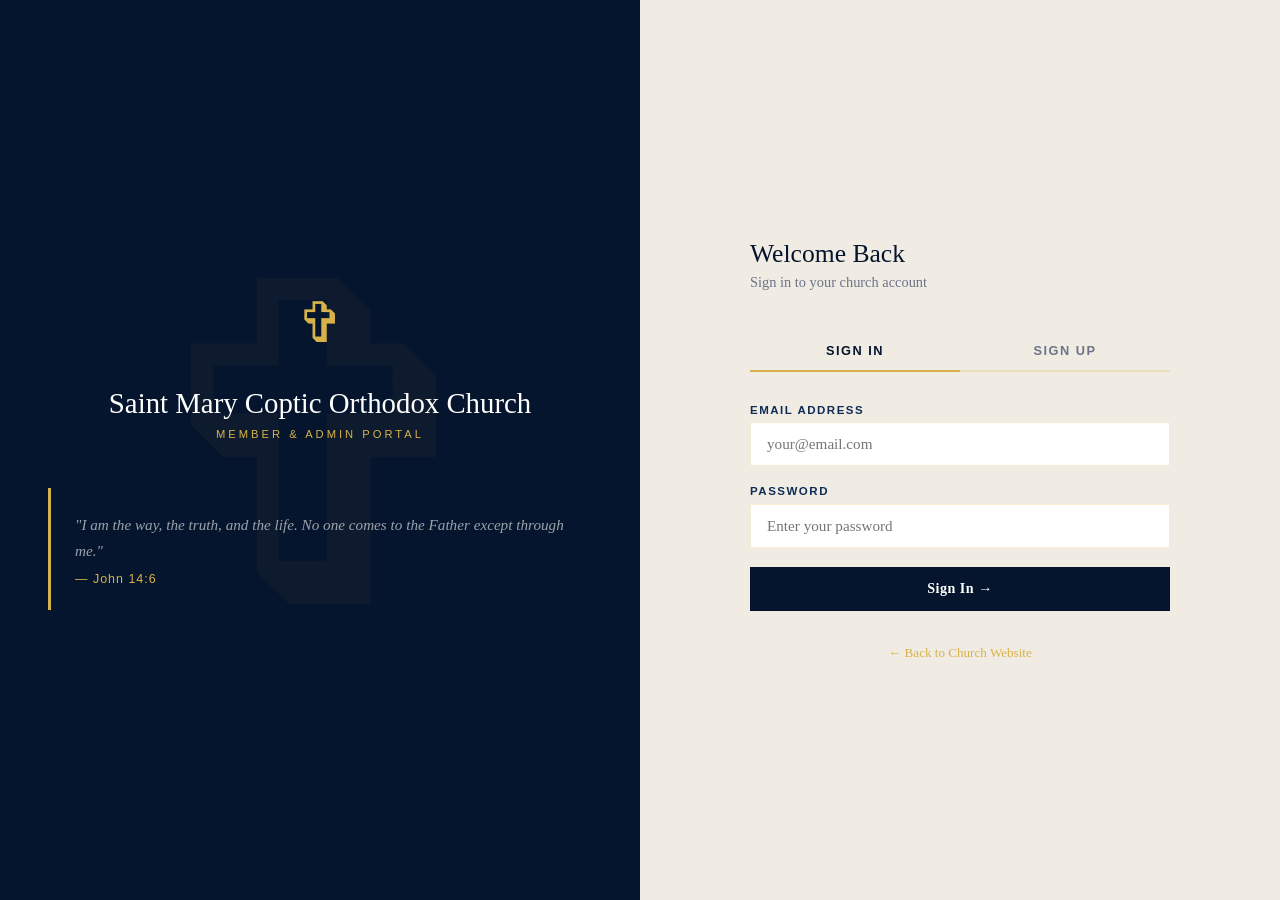
<file: admin.html>
<!DOCTYPE html>
<html lang="en">
<head>
  <meta charset="UTF-8">
  <meta name="viewport" content="width=device-width, initial-scale=1.0">
  <title>Admin Panel — Saint Mary Coptic Orthodox Church</title>
  <style>
    :root {
      --navy:#05152d; --navy-mid:#0e2c56; --navy-light:#123b73;
      --gold:#d7b24a; --gold-light:#f2d77b; --gold-line:rgba(215,178,74,0.25);
      --cream:#faf8f3; --cream-dark:#f0ece3; --white:#fff;
      --text:#1a2438; --gray:#6b7489; --border:rgba(215,178,74,0.22);
      --danger:#c0392b; --success:#1e8449;
    }
    *, *::before, *::after { margin:0; padding:0; box-sizing:border-box; }
    body { font-family:Georgia,serif; background:var(--cream-dark); color:var(--text); min-height:100vh; }

    /* TOP BAR */
    .topbar { background:var(--navy); color:var(--white); padding:1rem 1.5rem; display:flex; align-items:center; justify-content:space-between; border-bottom:3px solid var(--gold); }
    .topbar-left h1 { font-size:1.1rem; font-weight:normal; }
    .topbar-left .sub { color:var(--gold); font-size:0.65rem; letter-spacing:3px; text-transform:uppercase; font-family:'Helvetica Neue',Arial,sans-serif; margin-top:0.15rem; }
    .topbar-right { display:flex; align-items:center; gap:0.75rem; flex-wrap:wrap; }
    .user-pill { background:rgba(215,178,74,0.15); color:var(--gold); padding:0.35rem 0.85rem; font-size:0.78rem; font-family:'Helvetica Neue',Arial,sans-serif; border:1px solid var(--gold-line); }

    /* LAYOUT */
    .layout { display:grid; grid-template-columns:220px 1fr; min-height:calc(100vh - 60px); }
    .sidebar { background:var(--navy-mid); padding:1.5rem 0; border-right:1px solid rgba(215,178,74,0.1); }
    .sidebar-section { margin-bottom:0.5rem; }
    .sidebar-label { font-size:0.6rem; letter-spacing:3px; text-transform:uppercase; color:rgba(215,178,74,0.4); font-family:'Helvetica Neue',Arial,sans-serif; padding:0.5rem 1.25rem; }
    .sidebar-link { display:block; padding:0.6rem 1.25rem; color:rgba(255,255,255,0.6); font-size:0.85rem; cursor:pointer; transition:all 0.15s; border-left:3px solid transparent; }
    .sidebar-link:hover { color:var(--white); background:rgba(255,255,255,0.04); }
    .sidebar-link.active { color:var(--gold); border-left-color:var(--gold); background:rgba(215,178,74,0.06); }
    .sidebar-divider { height:1px; background:rgba(215,178,74,0.1); margin:0.75rem 1.25rem; }

    .main { padding:2rem; overflow-y:auto; }

    /* ACTION BAR */
    .action-bar { display:flex; gap:0.75rem; margin-bottom:1.5rem; flex-wrap:wrap; }

    /* SECTION PANELS */
    .section-panel { display:none; }
    .section-panel.active { display:block; }
    .panel-title { font-size:1.2rem; color:var(--navy); margin-bottom:0.25rem; font-weight:normal; }
    .panel-sub { color:var(--gray); font-size:0.85rem; margin-bottom:1.5rem; }

    .card { background:var(--white); border-left:4px solid var(--gold); margin-bottom:1.25rem; box-shadow:0 2px 10px rgba(5,21,45,0.07); }
    .card-head { padding:0.9rem 1.25rem; border-bottom:1px solid var(--gold-line); display:flex; align-items:center; justify-content:space-between; }
    .card-head h3 { font-size:0.82rem; letter-spacing:1px; text-transform:uppercase; font-family:'Helvetica Neue',Arial,sans-serif; color:var(--navy); }
    .card-body { padding:1.25rem; }

    /* FORM GROUPS */
    .form-group { margin-bottom:1.1rem; }
    .form-group label { display:block; margin-bottom:0.35rem; font-size:0.7rem; font-weight:700; letter-spacing:1.5px; text-transform:uppercase; color:var(--navy-mid); font-family:'Helvetica Neue',Arial,sans-serif; }
    .form-group input, .form-group textarea, .form-group select {
      width:100%; padding:0.65rem 0.9rem; border:1.5px solid var(--gold-line); background:var(--cream);
      font-family:inherit; font-size:0.92rem; color:var(--text); transition:border-color 0.2s;
    }
    .form-group input:focus, .form-group textarea:focus, .form-group select:focus { outline:none; border-color:var(--gold); box-shadow:0 0 0 3px rgba(215,178,74,0.12); background:var(--white); }
    .form-group textarea { resize:vertical; min-height:80px; }
    .field-hint { font-size:0.75rem; color:var(--gray); margin-top:0.3rem; font-family:'Helvetica Neue',Arial,sans-serif; }
    .form-row { display:grid; grid-template-columns:1fr 1fr; gap:1rem; }
    .form-row.cols3 { grid-template-columns:1fr 1fr 1fr; }
    .checkbox-label { display:flex; align-items:center; gap:0.65rem; padding:0.65rem 0.9rem; border:1.5px solid var(--gold-line); background:var(--cream); cursor:pointer; }
    .checkbox-label input[type=checkbox] { width:16px; height:16px; accent-color:var(--navy); flex-shrink:0; }

    /* IMAGE UPLOAD */
    .upload-box {
      border:2px dashed var(--gold-line); background:var(--cream);
      display:flex; flex-direction:column; align-items:center; justify-content:center;
      min-height:110px; cursor:pointer; position:relative; overflow:hidden; transition:border-color 0.2s;
    }
    .upload-box:hover { border-color:var(--gold); background:rgba(215,178,74,0.04); }
    .upload-box input[type=file] { position:absolute; inset:0; opacity:0; cursor:pointer; width:100%; height:100%; }
    .upload-ph { text-align:center; pointer-events:none; padding:1rem; }
    .upload-ph-icon { font-size:1.8rem; display:block; margin-bottom:0.4rem; }
    .upload-ph span { font-size:0.78rem; color:var(--gray); font-family:'Helvetica Neue',Arial,sans-serif; }
    .upload-ph small { display:block; font-size:0.7rem; color:rgba(107,116,137,0.6); margin-top:0.2rem; }
    .upload-preview { max-height:160px; max-width:100%; object-fit:cover; display:none; }

    /* BUTTONS */
    .btn { display:inline-flex; align-items:center; gap:0.4rem; padding:0.6rem 1.2rem; border:none; font-family:inherit; font-size:0.82rem; font-weight:700; cursor:pointer; transition:all 0.18s; letter-spacing:0.3px; }
    .btn:hover { transform:translateY(-1px); }
    .btn-navy { background:var(--navy); color:var(--white); }
    .btn-navy:hover { background:var(--navy-light); }
    .btn-gold { background:var(--gold); color:var(--navy); }
    .btn-gold:hover { background:var(--gold-light); }
    .btn-muted { background:#ccc; color:var(--text); }
    .btn-muted:hover { background:#bbb; }
    .btn-success { background:var(--success); color:var(--white); }
    .btn-danger { background:var(--danger); color:var(--white); font-size:0.72rem; padding:0.28rem 0.65rem; }
    .btn-danger:hover { background:#e74c3c; transform:none; }
    .btn-warning { background:#e67e22; color:var(--white); font-size:0.72rem; padding:0.28rem 0.65rem; }
    .btn-info { background:var(--navy-mid); color:var(--white); font-size:0.72rem; padding:0.28rem 0.65rem; }
    .btn-sm { font-size:0.75rem; padding:0.32rem 0.8rem; }

    /* RECORD LIST */
    .record-list { display:flex; flex-direction:column; gap:0.5rem; }
    .record-item { display:flex; align-items:center; gap:0.9rem; padding:0.8rem 1rem; border:1px solid var(--gold-line); background:var(--cream-dark); }
    .rec-thumb { width:44px; height:44px; object-fit:cover; flex-shrink:0; border:1px solid var(--gold-line); }
    .rec-icon { width:44px; height:44px; background:var(--navy); color:var(--gold); display:flex; align-items:center; justify-content:center; font-size:1.1rem; flex-shrink:0; }
    .rec-info { flex:1; min-width:0; }
    .rec-info strong { display:block; color:var(--navy); font-size:0.88rem; }
    .rec-info span { color:var(--gray); font-size:0.78rem; display:block; }
    .rec-actions { display:flex; gap:0.4rem; flex-shrink:0; }
    .empty-state { text-align:center; padding:2.5rem; color:var(--gray); font-size:0.85rem; }
    .empty-state em { display:block; font-size:2rem; margin-bottom:0.5rem; font-style:normal; }

    /* USER TABLE */
    .user-table { width:100%; border-collapse:collapse; font-size:0.88rem; }
    .user-table th { text-align:left; padding:0.6rem 0.9rem; font-size:0.68rem; letter-spacing:2px; text-transform:uppercase; font-family:'Helvetica Neue',Arial,sans-serif; color:var(--navy-mid); border-bottom:2px solid var(--gold-line); }
    .user-table td { padding:0.75rem 0.9rem; border-bottom:1px solid var(--gold-line); vertical-align:middle; }
    .user-table tr:hover td { background:rgba(215,178,74,0.04); }
    .role-badge { display:inline-block; padding:0.18rem 0.6rem; font-size:0.68rem; letter-spacing:1px; text-transform:uppercase; font-family:'Helvetica Neue',Arial,sans-serif; font-weight:700; }
    .role-admin { background:var(--navy); color:var(--gold); }
    .role-member { background:rgba(5,21,45,0.08); color:var(--navy-mid); }
    .status-badge { display:inline-block; padding:0.18rem 0.6rem; font-size:0.68rem; letter-spacing:1px; text-transform:uppercase; font-family:'Helvetica Neue',Arial,sans-serif; font-weight:700; }
    .status-active { background:#e8f8ee; color:var(--success); }
    .status-pending { background:#fff3cd; color:#856404; }
    .status-inactive { background:#fde8e8; color:var(--danger); }

    /* MODAL */
    .modal-overlay { position:fixed; inset:0; background:rgba(5,21,45,0.8); display:flex; align-items:center; justify-content:center; z-index:9999; padding:1rem; opacity:0; pointer-events:none; transition:opacity 0.22s; }
    .modal-overlay.open { opacity:1; pointer-events:all; }
    .modal-box { background:var(--white); width:100%; max-width:520px; max-height:88vh; overflow-y:auto; box-shadow:0 24px 64px rgba(5,21,45,0.4); border-top:4px solid var(--gold); transform:translateY(-16px); transition:transform 0.22s; }
    .modal-overlay.open .modal-box { transform:translateY(0); }
    .modal-head { padding:1.1rem 1.4rem; border-bottom:1px solid var(--gold-line); display:flex; align-items:center; justify-content:space-between; position:sticky; top:0; background:var(--white); z-index:1; }
    .modal-head h3 { color:var(--navy); font-size:0.95rem; }
    .modal-close { background:none; border:none; font-size:1.3rem; color:var(--gray); cursor:pointer; }
    .modal-close:hover { color:var(--navy); }
    .modal-body { padding:1.4rem; }
    .modal-foot { padding:0.9rem 1.4rem; border-top:1px solid var(--gold-line); display:flex; justify-content:flex-end; gap:0.6rem; position:sticky; bottom:0; background:var(--white); z-index:1; }
    .req { color:var(--danger); }

    /* TOAST */
    #toast { position:fixed; bottom:2rem; left:50%; transform:translateX(-50%); background:var(--navy); color:var(--white); padding:0.65rem 1.5rem; font-size:0.82rem; border-left:4px solid var(--gold); z-index:10000; opacity:0; transition:opacity 0.3s; pointer-events:none; white-space:nowrap; }
    #toast.show { opacity:1; }

    @media (max-width: 900px) {
      .layout { grid-template-columns:1fr; }
      .sidebar { display:none; }
      .form-row { grid-template-columns:1fr; }
      .form-row.cols3 { grid-template-columns:1fr; }
    }
    @media (max-width: 640px) {
      .main { padding:1rem; }
      .action-bar { flex-direction:column; }
    }
  </style>
</head>
<body>

<div class="topbar">
  <div class="topbar-left">
    <h1>Saint Mary Coptic Orthodox Church</h1>
    <div class="sub">Admin Dashboard</div>
  </div>
  <div class="topbar-right">
    <span class="user-pill" id="userPill">Loading...</span>
    <a href="index.html" class="btn btn-gold btn-sm">⛪ View Site</a>
    <button class="btn btn-muted btn-sm" onclick="signOut()">Sign Out</button>
  </div>
</div>

<div class="layout">
  <!-- SIDEBAR -->
  <nav class="sidebar">
    <div class="sidebar-section">
      <div class="sidebar-label">Content</div>
      <span class="sidebar-link active" onclick="showPanel('church')">⛪ Church Info</span>
      <span class="sidebar-link" onclick="showPanel('about')">📖 About</span>
      <span class="sidebar-link" onclick="showPanel('live')">📺 Live Stream</span>
    </div>
    <div class="sidebar-divider"></div>
    <div class="sidebar-section">
      <div class="sidebar-label">People</div>
      <span class="sidebar-link" onclick="showPanel('clergy')">👤 Clergy</span>
      <span class="sidebar-link" onclick="showPanel('ministries')">🙏 Ministries</span>
    </div>
    <div class="sidebar-divider"></div>
    <div class="sidebar-section">
      <div class="sidebar-label">Services</div>
      <span class="sidebar-link" onclick="showPanel('schedule')">📅 Schedule</span>
      <span class="sidebar-link" onclick="showPanel('sermons')">🎙️ Sermons</span>
      <span class="sidebar-link" onclick="showPanel('events')">📣 Events</span>
      <span class="sidebar-link" onclick="showPanel('gallery')">🖼️ Gallery</span>
    </div>
    <div class="sidebar-divider"></div>
    <div class="sidebar-section">
      <div class="sidebar-label">Admin</div>
      <span class="sidebar-link" onclick="showPanel('users')">👥 Users</span>
    </div>
    <div class="sidebar-divider"></div>
    <div class="sidebar-section">
      <div class="sidebar-label">Export</div>
      <span class="sidebar-link" onclick="downloadContentJSON()">📥 Content JSON</span>
      <span class="sidebar-link" onclick="downloadUsersJSON()">📥 Users JSON</span>
    </div>
  </nav>

  <!-- MAIN CONTENT -->
  <div class="main">
    <div class="action-bar">
      <button class="btn btn-gold" onclick="downloadContentJSON()">📥 Export Content JSON</button>
      <button class="btn btn-navy" onclick="downloadUsersJSON()">📥 Export Users JSON</button>
    </div>

    <!-- CHURCH INFO -->
    <div class="section-panel active" id="panel-church">
      <h2 class="panel-title">Church Information</h2>
      <p class="panel-sub">Basic details shown in the header and footer of the website.</p>
      <div class="card">
        <div class="card-head"><h3>Identity</h3><button class="btn btn-gold btn-sm" onclick="saveChurchInfo()">Save</button></div>
        <div class="card-body">
          <div class="form-row">
            <div class="form-group"><label>Church Name</label><input type="text" id="churchName" placeholder="Saint Mary Coptic Orthodox Church"></div>
            <div class="form-group"><label>Tagline</label><input type="text" id="churchTagline" placeholder="Living the Orthodox Faith"></div>
          </div>
        </div>
      </div>
    </div>

    <!-- ABOUT -->
    <div class="section-panel" id="panel-about">
      <h2 class="panel-title">About Section</h2>
      <p class="panel-sub">The "About Our Church" section on the main website.</p>
      <div class="card">
        <div class="card-head"><h3>Content</h3><button class="btn btn-gold btn-sm" onclick="saveAbout()">Save</button></div>
        <div class="card-body">
          <div class="form-group"><label>Section Title</label><input type="text" id="aboutTitle"></div>
          <div class="form-group"><label>Main Description</label><textarea id="aboutDesc" rows="4"></textarea></div>
          <div class="form-row">
            <div class="form-group"><label>Vision</label><textarea id="aboutVision" rows="3"></textarea></div>
            <div class="form-group"><label>Mission</label><textarea id="aboutMission" rows="3"></textarea></div>
          </div>
        </div>
      </div>
    </div>

    <!-- LIVE STREAM -->
    <div class="section-panel" id="panel-live">
      <h2 class="panel-title">Live Stream</h2>
      <p class="panel-sub">Control the YouTube live stream displayed on the homepage.</p>
      <div class="card">
        <div class="card-head"><h3>Stream Settings</h3><button class="btn btn-gold btn-sm" onclick="saveLive()">Save</button></div>
        <div class="card-body">
          <div class="form-row">
            <div class="form-group"><label>Stream Title</label><input type="text" id="liveTitle" placeholder="Sunday Liturgy Live"></div>
            <div class="form-group"><label>Next Stream Time</label><input type="text" id="liveNextStream" placeholder="Sunday, 10:00 AM"></div>
          </div>
          <div class="form-group">
            <label>YouTube Channel ID <span class="req">*</span></label>
            <input type="text" id="liveChannelId" placeholder="UCxxxxxxxxxxxxxxxxxxxxxxxxx">
            <p class="field-hint">
              <strong>Set this once — works every week automatically.</strong> The embed always shows whatever your channel is currently streaming. When not live, YouTube shows your channel page inside the player.<br><br>
              How to find it: <strong>YouTube Studio → Settings → Channel → Basic info → Channel ID</strong> (starts with UC…)
            </p>
          </div>
          <div class="form-group">
            <label>Fallback: Specific Video Link</label>
            <input type="text" id="liveYoutubeUrl" placeholder="https://www.youtube.com/watch?v=...">
            <p class="field-hint">Optional. Used only if no Channel ID is set above. Paste any YouTube video or stream URL.</p>
          </div>
        </div>
      </div>
    </div>

    <!-- CLERGY -->
    <div class="section-panel" id="panel-clergy">
      <h2 class="panel-title">Clergy &amp; Staff</h2>
      <p class="panel-sub">Manage clergy profiles shown on the website.</p>
      <div class="card">
        <div class="card-head"><h3>Clergy Members</h3><button class="btn btn-gold btn-sm" onclick="openModal('clergy')">+ Add Clergy</button></div>
        <div class="card-body"><div class="record-list" id="list-clergy"></div></div>
      </div>
    </div>

    <!-- MINISTRIES -->
    <div class="section-panel" id="panel-ministries">
      <h2 class="panel-title">Ministries</h2>
      <p class="panel-sub">Each ministry gets an uploaded image, name, and description.</p>
      <div class="card">
        <div class="card-head"><h3>Ministry List</h3><button class="btn btn-gold btn-sm" onclick="openModal('ministries')">+ Add Ministry</button></div>
        <div class="card-body"><div class="record-list" id="list-ministries"></div></div>
      </div>
    </div>

    <!-- SCHEDULE -->
    <div class="section-panel" id="panel-schedule">
      <h2 class="panel-title">Weekly Schedule</h2>
      <p class="panel-sub">All regular services and their times.</p>
      <div class="card">
        <div class="card-head"><h3>Services</h3><button class="btn btn-gold btn-sm" onclick="openModal('schedule')">+ Add Service</button></div>
        <div class="card-body"><div class="record-list" id="list-schedule"></div></div>
      </div>
    </div>

    <!-- SERMONS -->
    <div class="section-panel" id="panel-sermons">
      <h2 class="panel-title">Sermons</h2>
      <p class="panel-sub">Archive of sermon recordings linked to YouTube.</p>
      <div class="card">
        <div class="card-head"><h3>Sermon Archive</h3><button class="btn btn-gold btn-sm" onclick="openModal('sermons')">+ Add Sermon</button></div>
        <div class="card-body"><div class="record-list" id="list-sermons"></div></div>
      </div>
    </div>

    <!-- EVENTS -->
    <div class="section-panel" id="panel-events">
      <h2 class="panel-title">Events</h2>
      <p class="panel-sub">Upcoming church events. Past events are hidden automatically.</p>
      <div class="card">
        <div class="card-head"><h3>Events</h3><button class="btn btn-gold btn-sm" onclick="openModal('events')">+ Add Event</button></div>
        <div class="card-body"><div class="record-list" id="list-events"></div></div>
      </div>
    </div>

    <!-- GALLERY -->
    <div class="section-panel" id="panel-gallery">
      <h2 class="panel-title">Photo Gallery</h2>
      <p class="panel-sub">Upload photos for the gallery section.</p>
      <div class="card">
        <div class="card-head"><h3>Gallery Photos</h3><button class="btn btn-gold btn-sm" onclick="openModal('gallery')">+ Add Photo</button></div>
        <div class="card-body"><div class="record-list" id="list-gallery"></div></div>
      </div>
    </div>

    <!-- USERS -->
    <div class="section-panel" id="panel-users">
      <h2 class="panel-title">User Management</h2>
      <p class="panel-sub">Manage who can sign in and access the admin panel.</p>

      <div class="card" style="margin-bottom:1.25rem">
        <div class="card-head"><h3>Add User Directly</h3></div>
        <div class="card-body">
          <div class="form-row cols3">
            <div class="form-group"><label>Full Name</label><input type="text" id="newUserName" placeholder="John Smith"></div>
            <div class="form-group"><label>Email</label><input type="email" id="newUserEmail" placeholder="john@email.com"></div>
            <div class="form-group"><label>Password</label><input type="text" id="newUserPass" placeholder="Temporary password"></div>
          </div>
          <div class="form-row">
            <div class="form-group">
              <label>Role</label>
              <select id="newUserRole"><option value="member">Member</option><option value="admin">Admin</option></select>
            </div>
            <div class="form-group" style="display:flex;align-items:flex-end;">
              <button class="btn btn-navy" onclick="addUser()" style="width:100%">+ Add User</button>
            </div>
          </div>
        </div>
      </div>

      <div class="card">
        <div class="card-head"><h3>All Users</h3></div>
        <div class="card-body">
          <div style="overflow-x:auto">
            <table class="user-table" id="userTable">
              <thead><tr><th>Name</th><th>Email</th><th>Role</th><th>Status</th><th>Joined</th><th>Actions</th></tr></thead>
              <tbody id="userTableBody"></tbody>
            </table>
          </div>
          <p class="field-hint" style="margin-top:1rem">After any user changes, export the Users JSON and re-upload it to data/users.json on your server.</p>
        </div>
      </div>
    </div>

  </div><!-- /main -->
</div><!-- /layout -->

<!-- MODAL -->
<div id="modalOverlay" class="modal-overlay" onclick="handleBgClick(event)">
  <div class="modal-box">
    <div class="modal-head">
      <h3 id="modalTitle">Add Item</h3>
      <button class="modal-close" onclick="closeModal()">✕</button>
    </div>
    <div class="modal-body" id="modalBody"></div>
    <div class="modal-foot">
      <button class="btn btn-muted" onclick="closeModal()">Cancel</button>
      <button class="btn btn-navy" onclick="saveModal()">Save Record</button>
    </div>
  </div>
</div>

<div id="toast"></div>

<script src="js/auth.js"></script>
<script src="js/admin.js"></script>
</body>
</html>
</file>
